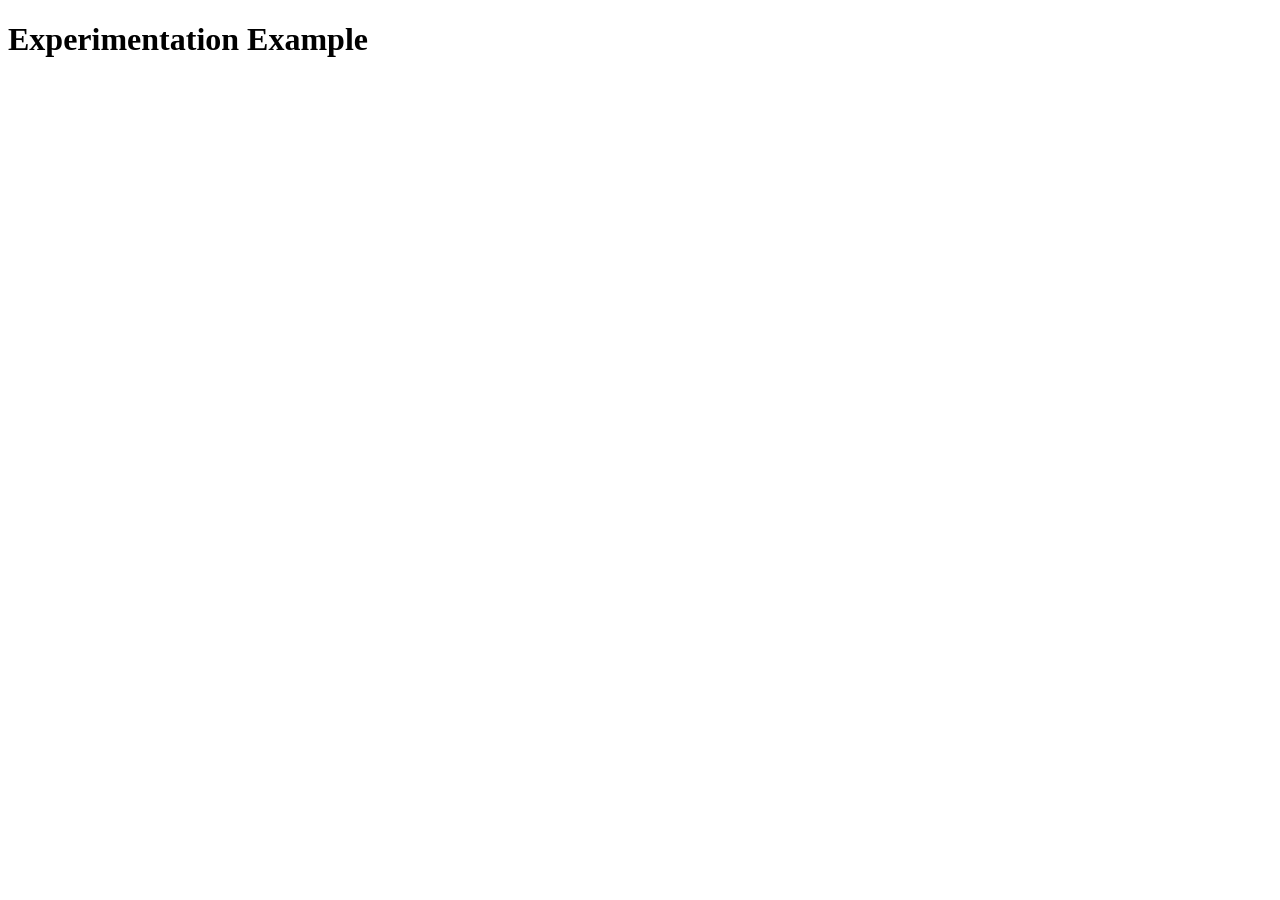
<file: experimentation/index.html>
<!DOCTYPE html>
<html lang="en">
<head>
    <meta charset="UTF-8">
    <meta name="viewport" content="width=device-width, initial-scale=1.0">
    <title>Experimentation Example</title>
</head>
<body>

    <h1>Experimentation Example</h1>

    <script>
        var sentence = "the quick brown fox jumped over the lazy dog";
        var newSentence = "";
        var capitalize = true;
        for (var i=0; i<sentence.length; i++){
            if (capitalize){
                newSentence += sentence[i].toUpperCase();
                capitalize = false;
                } else {
                    if( sentence [i] === " "){
                    capitalize = true;
                    }
                    newSentence += sentence [i];
                }
            }
        
        console.log(newSentence);
    </script>
</body>
</html>
</file>
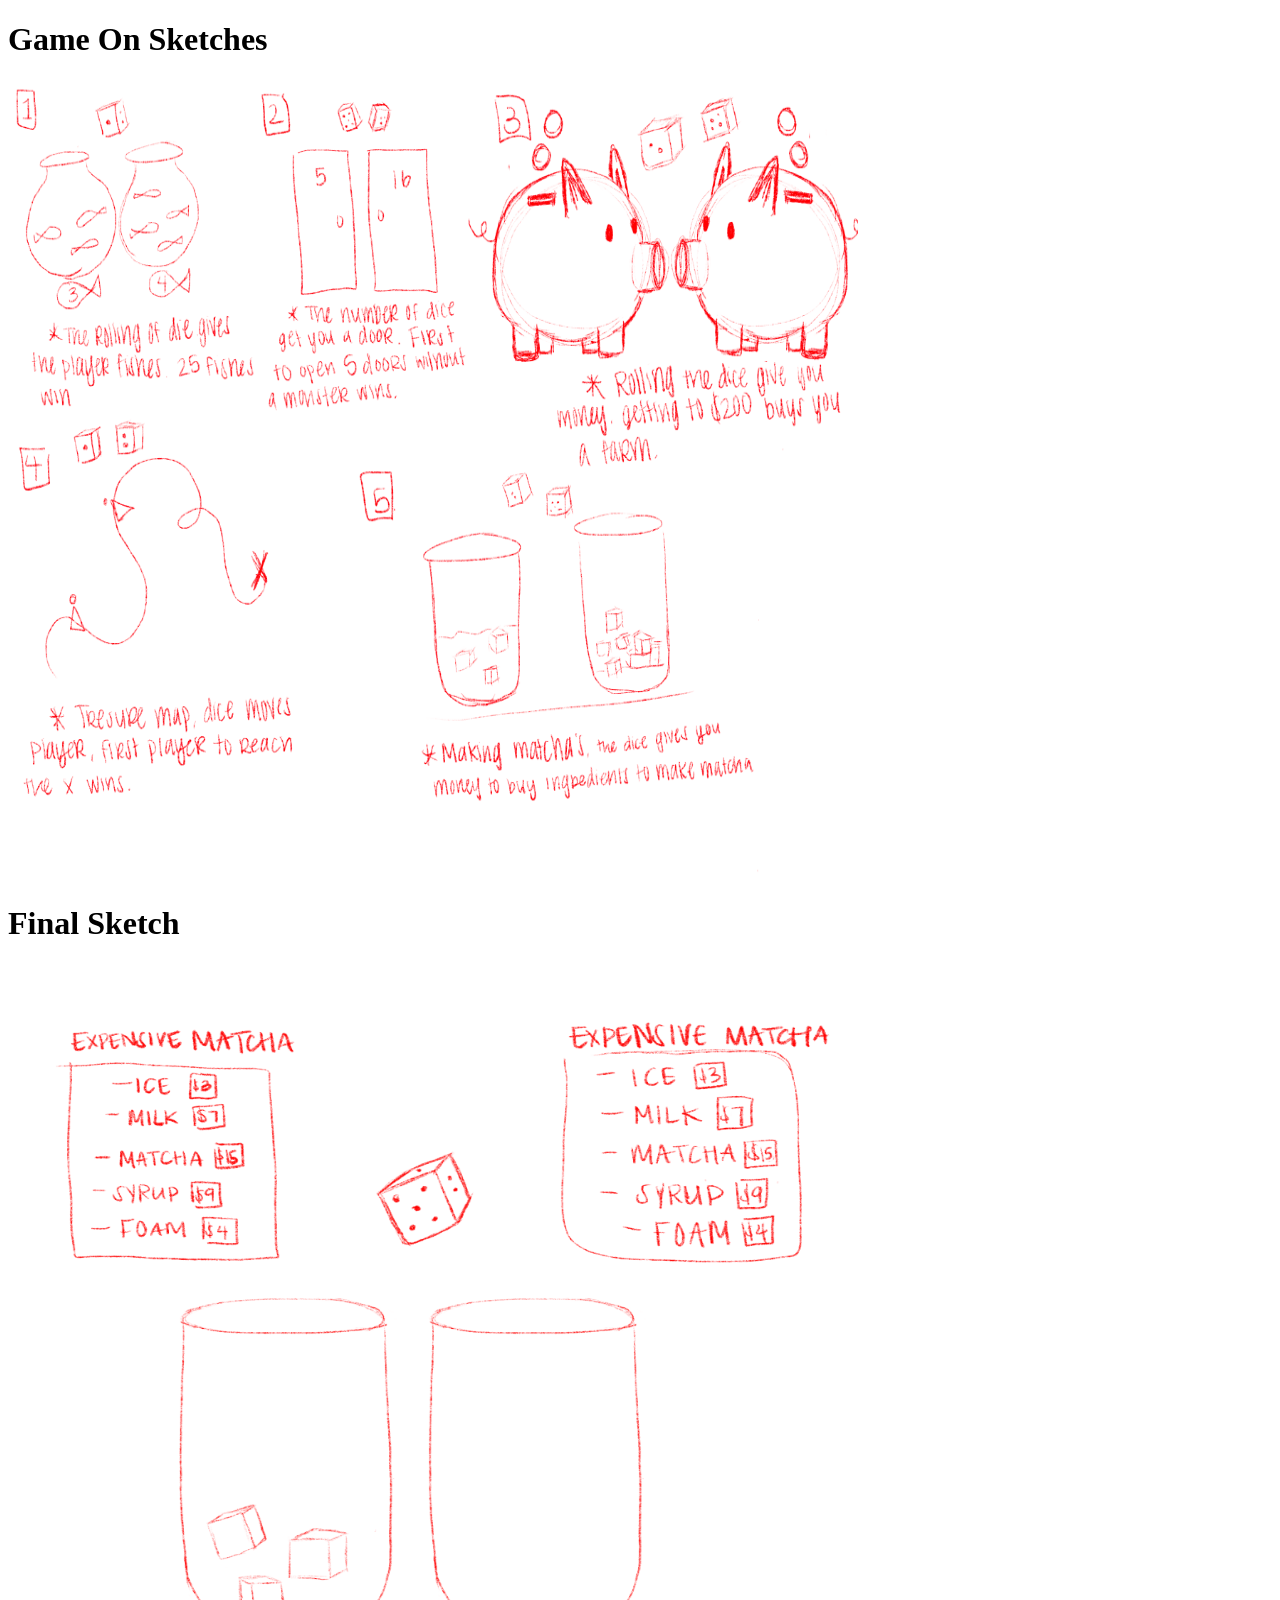
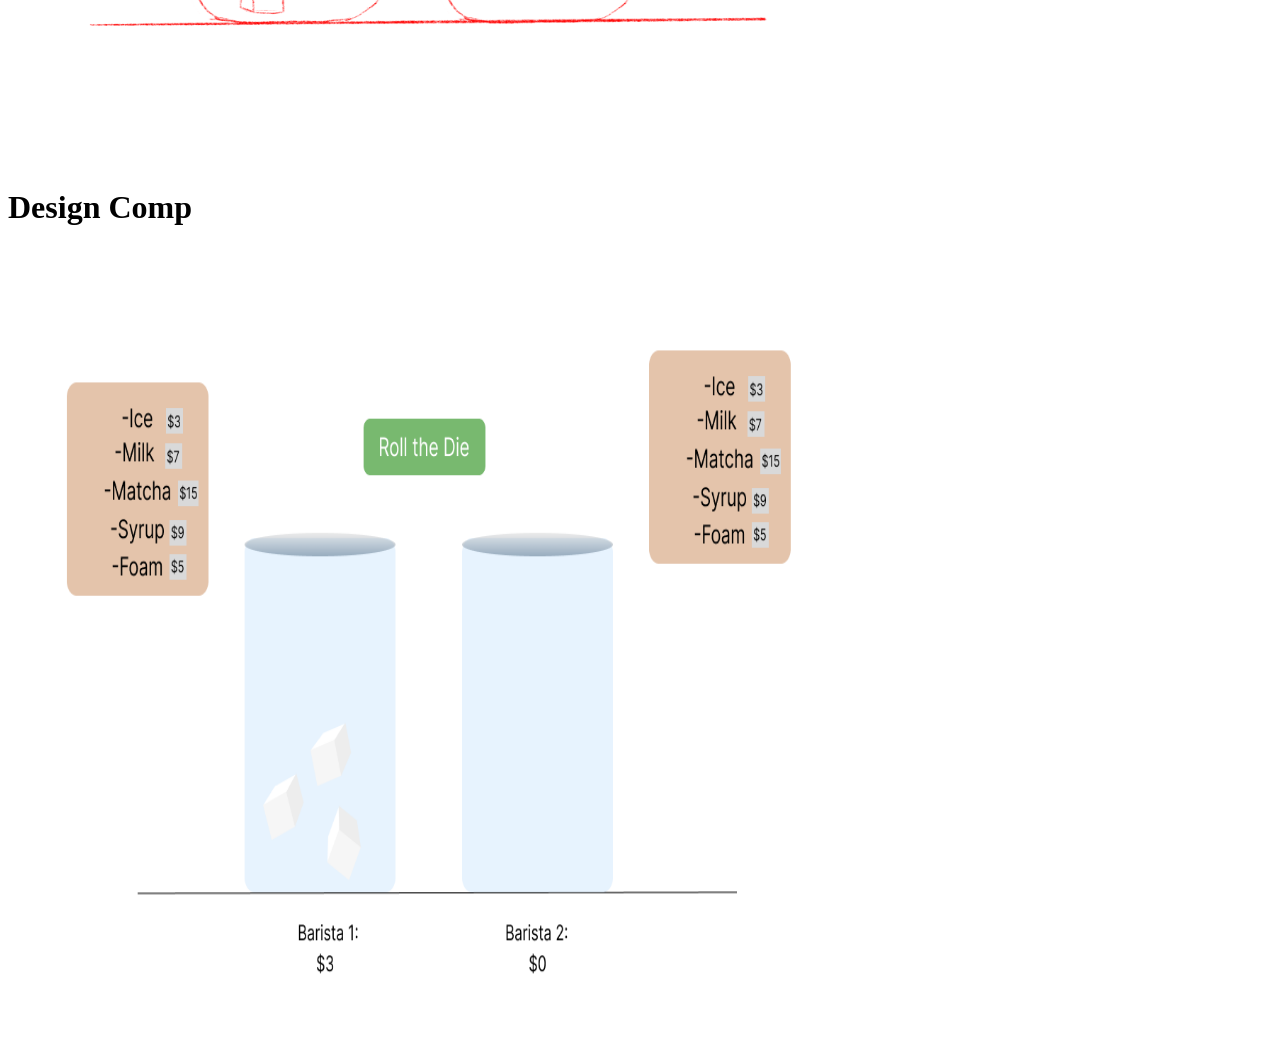
<file: game/index.html>
<!DOCTYPE html>
<html lang="en">
<head>
    <meta charset="UTF-8">
    <meta name="viewport" content="width=device-width, initial-scale=1.0">
    <link rel="stylesheet" href="style.css">
    <title>Game ON Sketches</title>
</head>
<body>
    <h1>Game On Sketches</h1>
    <img src="images/sketches.png">

    <h1>Final Sketch</h1>
    <img src="images/designsketch.PNG">

    <h1>Design Comp</h1>
    <img src ="images/designcomp.png">
</body>
</html>
</file>
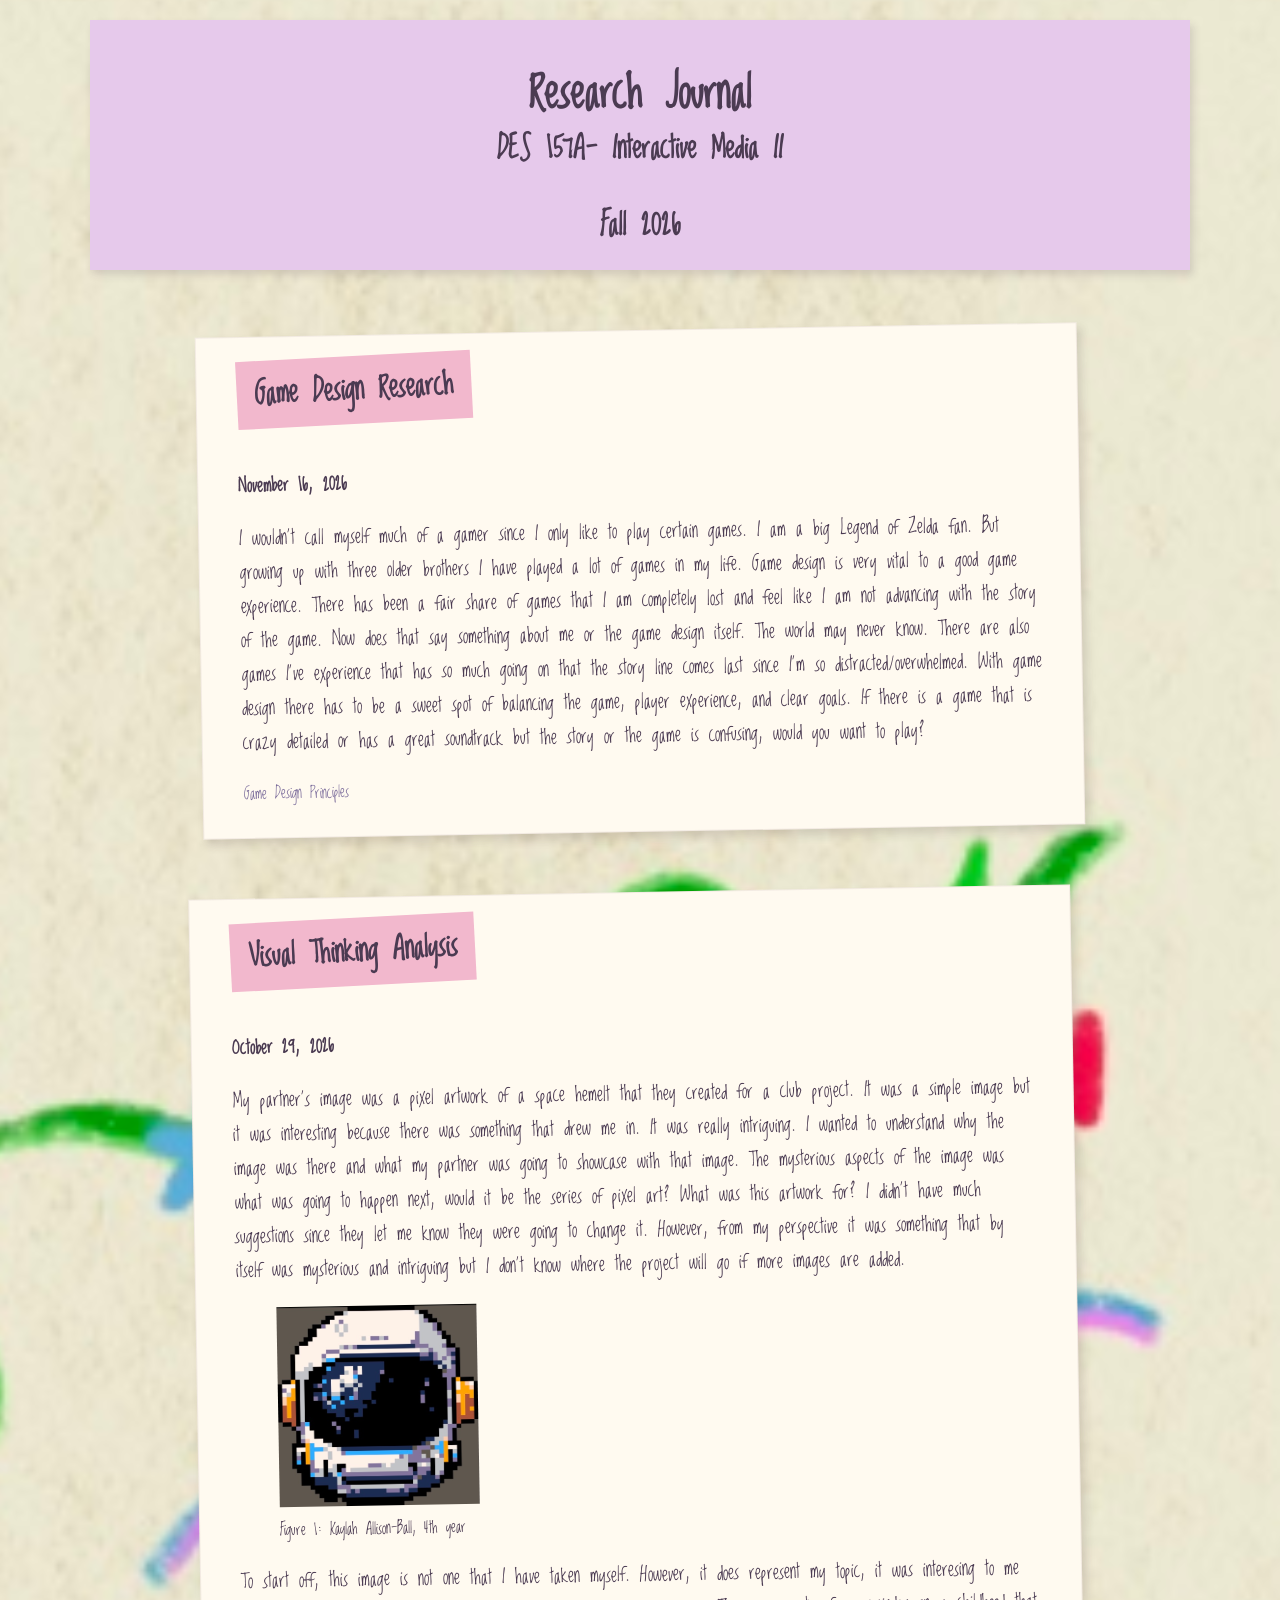
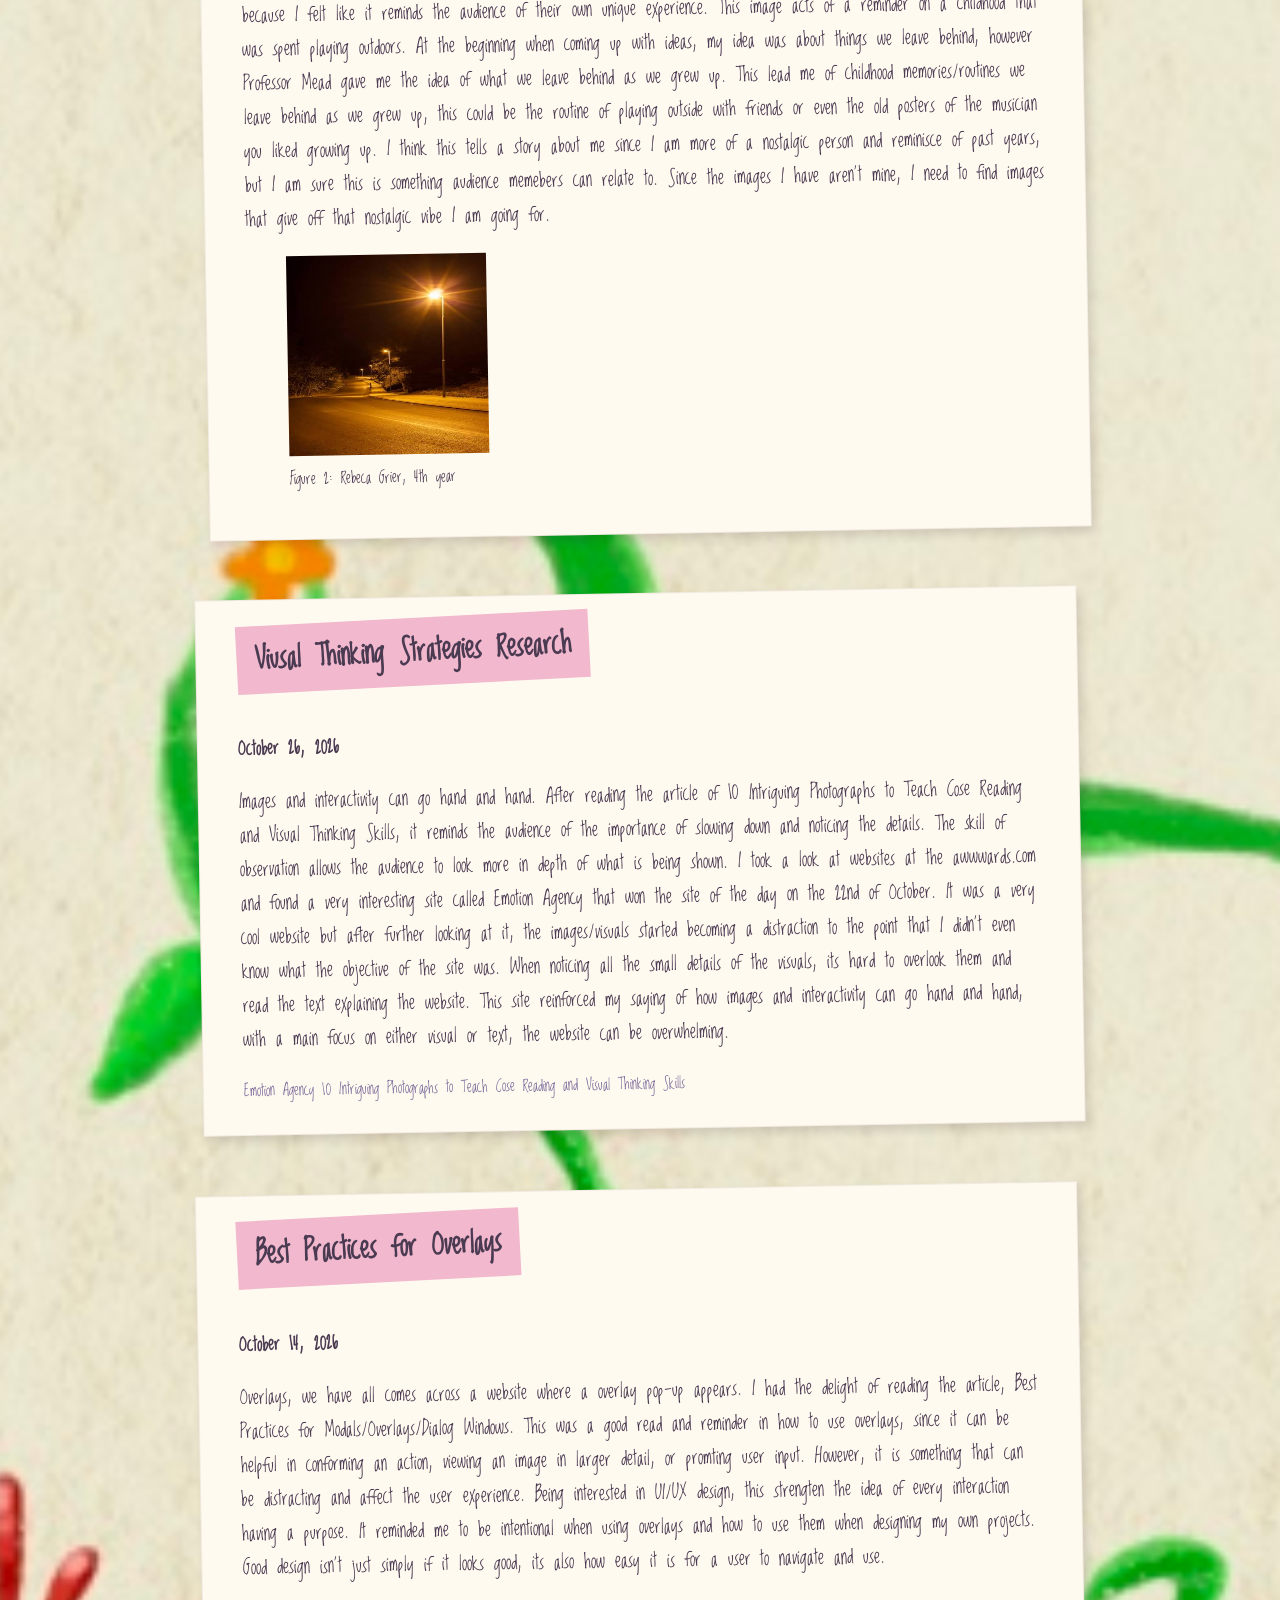
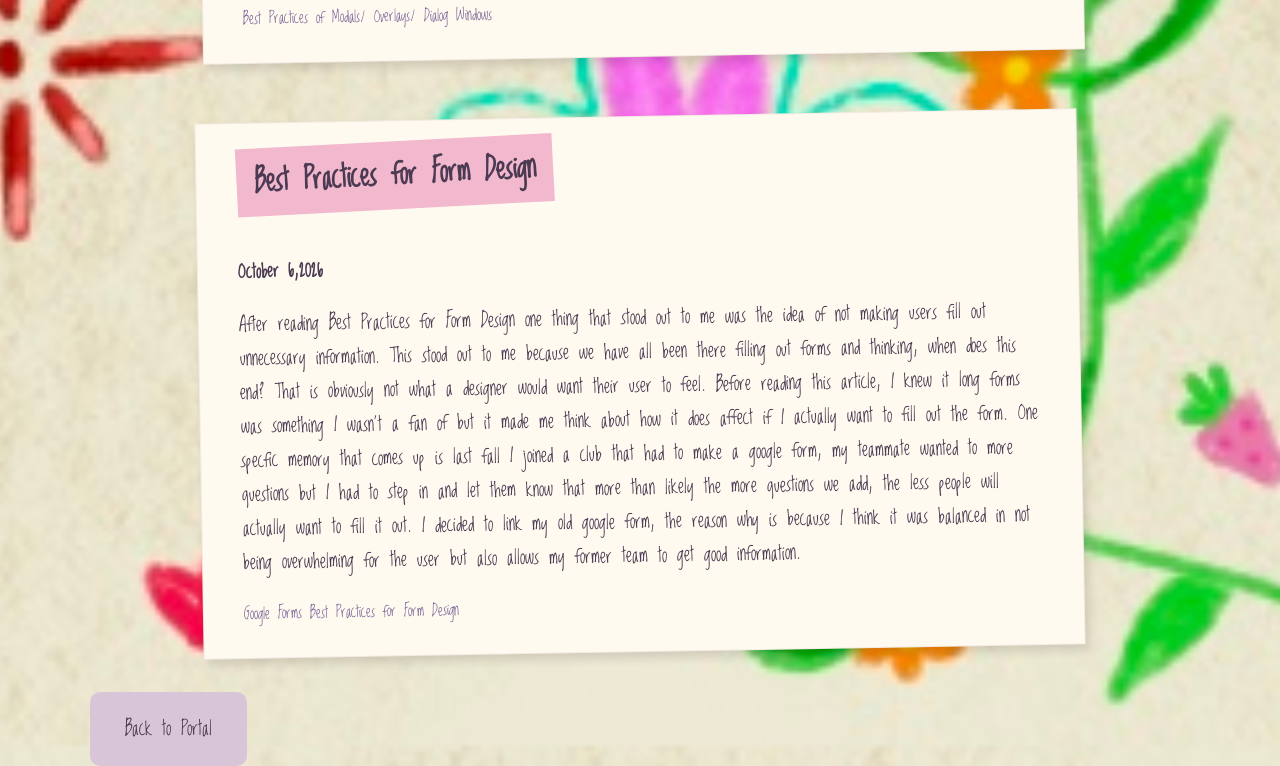
<file: journal/index.html>
<!DOCTYPE html>
<html lang="en">
<head>
    <meta charset="UTF-8">
    <meta name="viewport" content="width=device-width, initial-scale=1.0">
    <link rel="stylesheet" href="style.css">
   <!--  google fonts -->
    <link rel="preconnect" href="https://fonts.googleapis.com">
    <link rel="preconnect" href="https://fonts.gstatic.com" crossorigin>
    <link href="https://fonts.googleapis.com/css2?family=Lato:ital,wght@0,700;1,300&family=Loved+by+the+King&display=swap" rel="stylesheet">
    <title>Learning Journal</title>
</head>
<body>
    <main class="research-blog">
    <header class="journal-header">
        <h1 class="journal-title">Research Journal</h1>
        <h2>DES 157A- Interactive Media II</h2>
        <h2>Fall 2026</h2>

    </header>

     <article class ="blog5-entry">
        <h2 class="entry5-title">
            Game Design Research
        </h2>

        <h3>November 16, 2026</h3>
        <p>I wouldn't call myself much of a gamer since I only like to play certain games. I am a big Legend of Zelda fan. But growing up with three older brothers I have played a lot of games in my life. Game design is very vital to a good game experience. There has been a fair share of games that I am completely lost and feel like I am not advancing with the story of the game. Now does that say something about me or the game design itself. The world may never know. There are also games I've experience that has so much going on that the story line comes last since I'm so distracted/overwhelmed. With game design there has to be a sweet spot of balancing the game, player experience, and clear goals. If there is a game that is crazy detailed or has a great soundtrack but the story or the game is confusing, would you want to play? </p>

        <a href="https://www.juegostudio.com/blog/game-design-principles-every-game-designer-should-know">Game Design Principles</a>
        
    </article>

    <article class ="blog4-entry">
        <h2 class="entry4-title">
            Visual Thinking Analysis 
        </h2>

        <h3>October 29, 2026</h3>
        <p>My partner's image was a pixel artwork of a space hemelt that they created for a club project. It was a simple image but it was interesting because there was something that drew me in. It was really intriguing. I wanted to understand why the image was there and what my partner was going to showcase with that image. The mysterious aspects of the image was what was going to happen next, would it be the series of pixel art? What was this artwork for? I didn't have much suggestions since they let me know they were going to change it. However, from my perspective it was something that by itself was mysterious and intriguing but I don't know where the project will go if more images are added. </p>

        <figure>
            <img src ="images/helmet.jpg"></img> 
            <figcaption>Figure 1: Kaylah Allison-Ball, 4th year</figcaption>
        </figure>

        <p>To start off, this image is not one that I have taken myself. However, it does represent my topic, it was interesing to me because I felt like it reminds the audience of their own unique experience. This image acts of a reminder on a childhood that was spent playing outdoors. At the beginning when coming up with ideas, my idea was about things we leave behind, however Professor Mead gave me the idea of what we leave behind as we grew up. This lead me of childhood memories/routines we leave behind as we grew up, this could be the routine of playing outside with friends or even the old posters of the musician you liked growing up. I think this tells a story about me since I am more of a nostalgic person and reminisce of past years, but I am sure this is something audience memebers can relate to. Since the images I have aren't mine, I need to find images that give off that nostalgic vibe I am going for.  </p>

        <figure>
            <img src ="images/street_lamp.jpeg"></img> 
            <figcaption>Figure 2: Rebeca Grier, 4th year</figcaption>
        </figure>


        

    </article>

    <article class ="blog3-entry">
        <h2 class="entry3-title">
            Viusal Thinking Strategies Research
        </h2>

        <h3>October 26, 2026</h3>
        <p>Images and interactivity can go hand and hand. After reading the article of 10 Intriguing Photographs to Teach Cose Reading and Visual Thinking Skills, it reminds the audience of the importance of slowing down and noticing the details. The skill of observation allows the audience to look more in depth of what is being shown. I took a look at websites at the awwwards.com and found a very interesting site called Emotion Agency that won the site of the day on the 22nd of October. It was a very cool website but after further looking at it, the images/visuals started becoming a distraction to the point that I didn't even know what the objective of the site was. When noticing all the small details of the visuals, its hard to overlook them and read the text explaining the website. This site reinforced my saying of how images and interactivity can go hand and hand, with a main focus on either visual or text, the website can be overwhelming. </p>

        <a href="https://emotion-agency.com/projects">Emotion Agency</a>
        <a href="https://archive.nytimes.com/learning.blogs.nytimes.com/2015/02/27/10-intriguing-photographs-to-teach-close-reading-and-visual-thinking-skills/">10 Intriguing Photographs to Teach Cose Reading and Visual Thinking Skills</a>
        

    </article>

    <article class ="blog2-entry">
        <h2 class="entry2-title">
            Best Practices for Overlays
        </h2>

        <h3>October 14, 2026</h3>
        <p>Overlays, we have all comes across a website where a overlay pop-up appears. I had the delight of reading the article, Best Practices for Modals/Overlays/Dialog Windows. This was a good read and reminder in how to use overlays, since it can be helpful in conforming an action, viewing an image in larger detail, or promting user input. However, it is something that can be distracting and affect the user experience. Being interested in UI/UX design, this strengten the idea of every interaction having a purpose. It reminded me to be intentional when using overlays and how to use them when designing my own projects. Good design isn't just simply if it looks good, its also how easy it is for a user to navigate and use. </p>

        <a href="https://uxplanet.org/best-practices-for-modals-overlays-dialog-windows-c00c66cddd8c">Best Practices of Modals/ Overlays/ Dialog Windows</a>
        

    </article>


    <article class="blog-entry">
        <h2 class="entry-title">
            Best Practices for Form Design
        </h2>

        <h3>October 6,2026</h3>
        <p>After reading Best Practices for Form Design one thing that stood out to me was the idea of not making users fill out unnecessary information. This stood out to me because we have all been there filling out forms and thinking, when does this end? That is obviously not what a designer would want their user to feel. Before reading this article, I knew it long forms was something I wasn't a fan of but it made me think about how it does affect if I actually want to fill out the form. One specfic memory that comes up is last fall I joined a club that had to make a google form, my teammate wanted to more questions but I had to step in and let them know that more than likely the more questions we add, the less people will actually want to fill it out. I decided to link my old google form, the reason why is because I think it was balanced in not being overwhelming for the user but also allows my former team to get good information.  </p>
        <a href="https://forms.gle/BGiCybpvxktkE9fo8">Google Forms</a>
        <a href="https://uxdesign.cc/best-practices-for-form-design-ff5de6ca8e5f">Best Practices for Form Design</a>

    </article>
    <a class="button" href="../index.html">Back to Portal</a>

    </main>
</body>
</html>
</file>
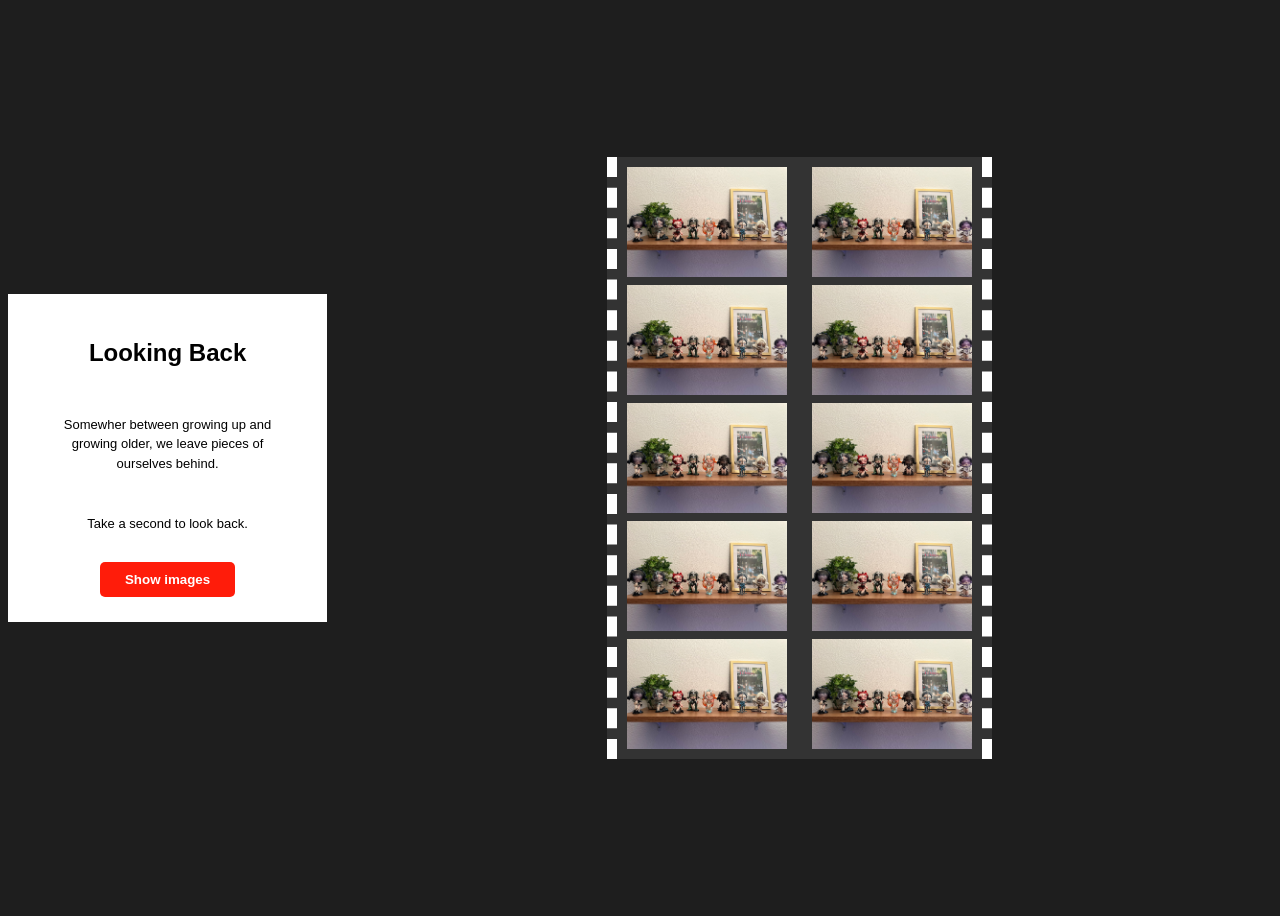
<file: everypicture/version-1/index.html>
<!DOCTYPE html>
<html lang="en">
<head>
    <meta charset="UTF-8">
    <meta name="viewport" content="width=device-width, initial-scale=1.0">
    <link rel="stylesheet" href="style.css"> 
    <title>Looking Back</title>

</head>
<body>
    <section id="intro" class="screen">
        <div class="container">
            <h1>Looking Back</h1>

            <p>Somewher between growing up and growing older, we leave pieces of ourselves behind.</p>
            <p>Take a second to look back.</p>

            <button>Show images</button>
        </div>

        <section id="memories" class="screen">

            <div class="film-strip">

                <div class="column">
                    <img src="images/hobbiescopy.jpg" alt="placeholder img"> 
                    <img src="images/hobbiescopy.jpg" alt="placeholder img"> 
                    <img src="images/hobbiescopy.jpg" alt="placeholder img"> 
                    <img src="images/hobbiescopy.jpg" alt="placeholder img"> 
                    <img src="images/hobbiescopy.jpg" alt="placeholder img"> 
                </div>

                <div class="column">
                    <img src="images/hobbiescopy.jpg" alt="placeholder img"> 
                    <img src="images/hobbiescopy.jpg" alt="placeholder img"> 
                    <img src="images/hobbiescopy.jpg" alt="placeholder img"> 
                    <img src="images/hobbiescopy.jpg" alt="placeholder img"> 
                    <img src="images/hobbiescopy.jpg" alt="placeholder img"> 
                </div>
            </div>
        </section>

    </section>


</body>
</html>
</file>
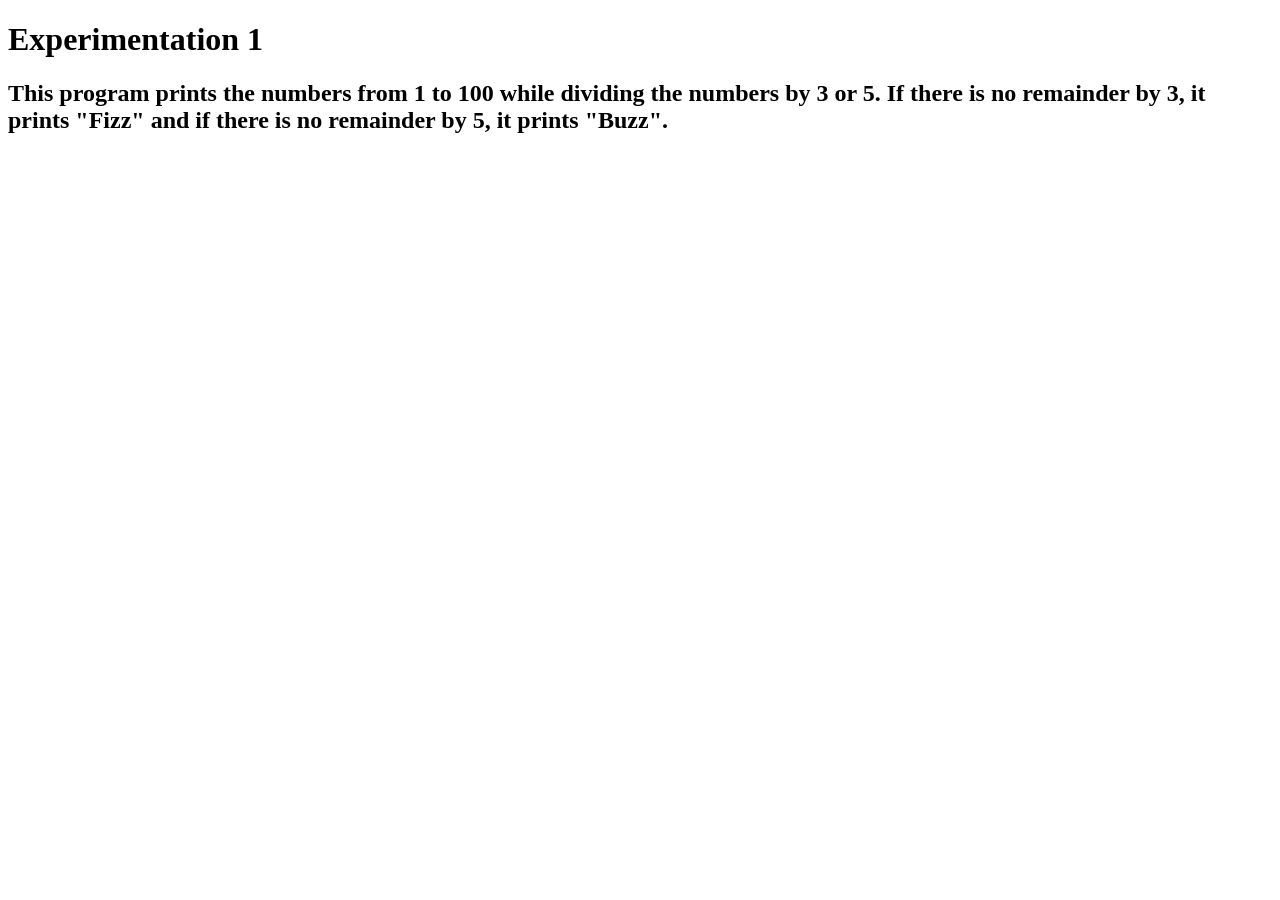
<file: experimentation/exp1.html>
<!DOCTYPE html>
<html lang="en">
<head>
    <meta charset="UTF-8">
    <meta name="viewport" content="width=device-width, initial-scale=1.0">
    <title>Buzz and Fizz</title>
</head>
<body>
    <h1>Experimentation 1</h1>

    <h2>This program prints the numbers from 1 to 100 while dividing the numbers by 3 or 5. If there is no remainder by 3, it prints "Fizz" and if there is no remainder by 5, it prints "Buzz".</h2>
    <script>
        /* loop */
        for(var i = 1; i <= 100; i++) {
            /* sequence */
            /* selection */
            if (i % 3 == 0) {
                console.log("Fizz")
            }
            else if (i % 5 == 0){
                console.log("Buzz")
            }
            else {
                console.log(i)
            }
        }


    </script>
</body>
</html>
</file>
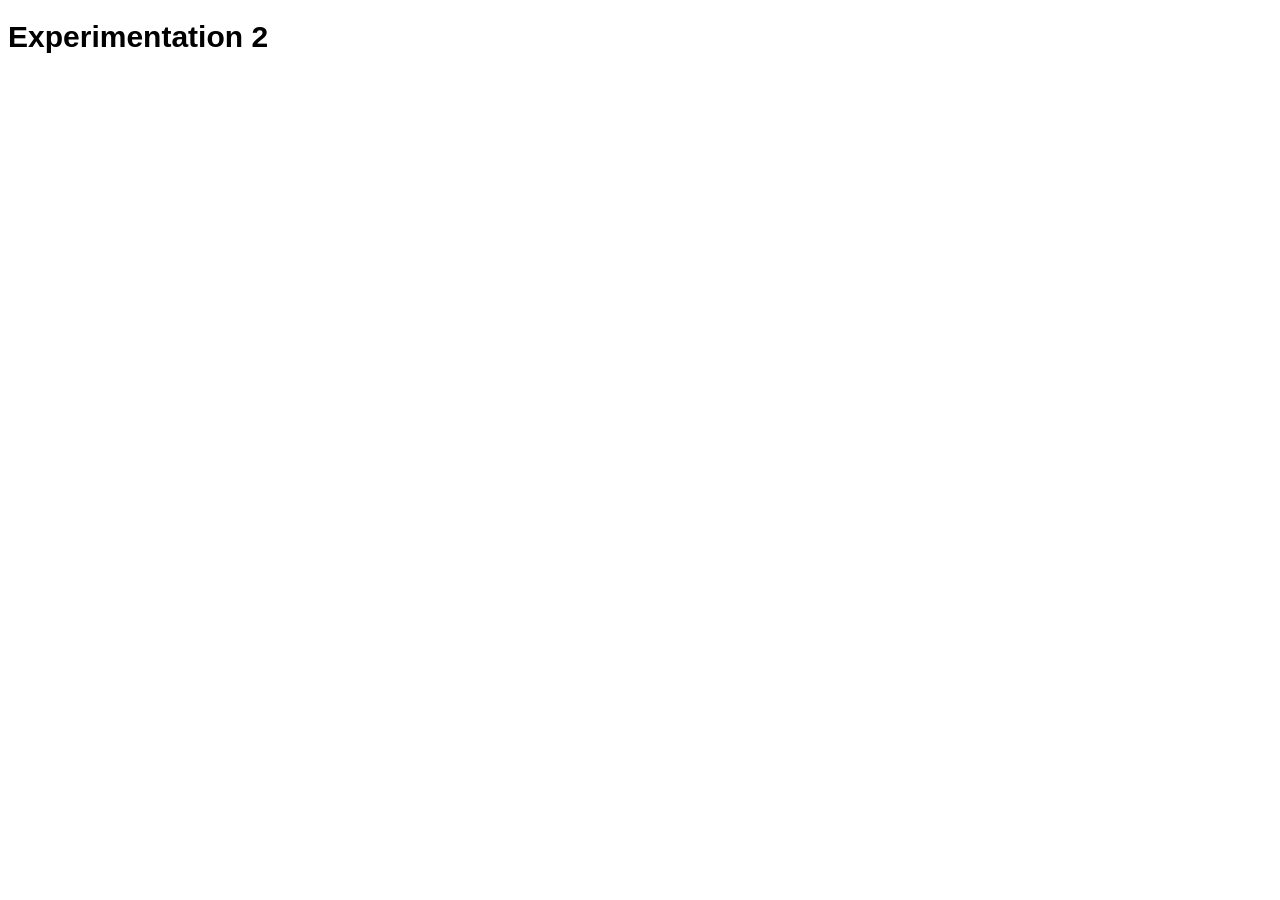
<file: experimentation/exp2.html>
<!DOCTYPE html>
<html lang="en">
<head>
    <meta charset="UTF-8">
    <meta name="viewport" content="width=device-width, initial-scale=1.0">
    <title>Pick a Color</title>
    
</head>
<body>

    <h1 style = "font-family:'Segoe UI', Tahoma, Geneva, Verdana, sans-serif; font-size: 30px;" > Experimentation 2</h1>

    <script>

    /* this program prompts the user to choose their favorite color. I included 7 common colors as a list, if the user chooses a color from this list, the loop will go through the list and choose the color that was the prompted. */

        var colors = ['red', 'blue', 'green', 'purple', 'pink', 'yellow', 'orange']

        var colorSelection = prompt ('Select your favorite color!')

        var colorSelected = ""

        function backgroundColor() {
             for (i = 0; i < colors.length; i++) {
                if (colorSelection == colors[i]) {
                colorSelected = colorSelection;
                }
                else {
                    console.log("You pick a color that is not on my list ;(");
                }
            } 
            return document.querySelector("body").style.backgroundColor = colorSelected;
        }

        backgroundColor()
    </script>
    
</body>
</html>
</file>
<file: game/style.css>
img {
    width:850px;
    height: 800px;

}
</file>
<file: journal/style.css>
body {
    margin: 0;
    padding: 0;
    background-image: url(../images/portal-image.jpg);
    background-position: center;
    background-size: cover;
    min-height: 100vh;
    font-family: "Loved by the King", cursive;
    color: #4b3b52;
}

.research-blog {
    width: 1100px;
    margin: 0 auto;
} 

.journal-header {
    width: 1100px;
    height: 250px;
    background-color: #e6c9eb;
    margin: 20px auto 0;
    position: relative;
    box-shadow: 3px 5px 8px rgba(60, 40, 70, 0.15);
    text-align: center;

}

.journal-title {
    font-family: "Loved by the King", cursive;
    text-align: center;
    position: relative;
}

h1  {
    font-size: 45px;
    margin: 0;
    top: 35px;
}

h2 {
    font-size: 30px;
}

p {
   font-size: 20px;
}

.blog-entry {
    background-color: #fffaf0;
    width: 800px;
    margin: 60px auto;
    padding: 30px 40px;
    box-shadow: 4px 6px 10px rgba(60, 40, 50, 0.15);
    border: 1px solid rgba(100, 70, 80, 0.08);
    transform: rotate(-1deg);
}

.blog2-entry {
    background-color: #fffaf0;
    width: 800px;
    margin: 60px auto;
    padding: 30px 40px;
    box-shadow: 4px 6px 10px rgba(60, 40, 50, 0.15);
    border: 1px solid rgba(100, 70, 80, 0.08);
    transform: rotate(-1deg);
}

.blog3-entry {
    background-color: #fffaf0;
    width: 800px;
    margin: 60px auto;
    padding: 30px 40px;
    box-shadow: 4px 6px 10px rgba(60, 40, 50, 0.15);
    border: 1px solid rgba(100, 70, 80, 0.08);
    transform: rotate(-1deg);
}

.blog4-entry {
    background-color: #fffaf0;
    width: 800px;
    margin: 60px auto;
    padding: 30px 40px;
    box-shadow: 4px 6px 10px rgba(60, 40, 50, 0.15);
    border: 1px solid rgba(100, 70, 80, 0.08);
    transform: rotate(-1deg);
}

.blog5-entry {
    background-color: #fffaf0;
    width: 800px;
    margin: 60px auto;
    padding: 30px 40px;
    box-shadow: 4px 6px 10px rgba(60, 40, 50, 0.15);
    border: 1px solid rgba(100, 70, 80, 0.08);
    transform: rotate(-1deg);
}

.entry-title {
    display: inline-block;
    background-color: #f2b8cd;
    padding: 8px 18px;
    font-family: "Loved by the King", cursive;
    font-size: 30px;
    transform: rotate(-2deg);
    margin-top: -10px;

}

.entry2-title {
    display: inline-block;
    background-color: #f2b8cd;
    padding: 8px 18px;
    font-family: "Loved by the King", cursive;
    font-size: 30px;
    transform: rotate(-2deg);
    margin-top: -10px;

}

.entry3-title {
    display: inline-block;
    background-color: #f2b8cd;
    padding: 8px 18px;
    font-family: "Loved by the King", cursive;
    font-size: 30px;
    transform: rotate(-2deg);
    margin-top: -10px;

}

.entry4-title {
    display: inline-block;
    background-color: #f2b8cd;
    padding: 8px 18px;
    font-family: "Loved by the King", cursive;
    font-size: 30px;
    transform: rotate(-2deg);
    margin-top: -10px;

}

.entry5-title {
    display: inline-block;
    background-color: #f2b8cd;
    padding: 8px 18px;
    font-family: "Loved by the King", cursive;
    font-size: 30px;
    transform: rotate(-2deg);
    margin-top: -10px;

}

.button {
    text-decoration: none;
    color: #4b3b52;
    border-radius: 10px;
    background-color: #d8c6d8;
    padding: 20px 35px;
    font-size: 20px;
   

}

a {
    text-decoration: none;
    color: #7a6b9a;
}

img {
    width: 200px;
    height: 200px;
}
</file>
<file: everypicture/version-1/style.css>
body {
    background-color: #1e1e1e;
    font-family: Arial, "Helvetica Neue", Helvetica, sans-serif;
}

.screen {
    width: 100%;
    min-height: 100vh;
    display: flex;
    justify-content: center;
    align-items: center;
}

.container {
    background-color: white;
    width: 360px;
    min-height: 260px;
    padding: 25px;
    text-align: center;
    display: flex;
    flex-direction: column;
    align-items: center;
    justify-content: center;
    gap: 15px;
}

h1 {
    font-size: 24px;
}

p {
    font-size: 13px;
    line-height: 1.5;
    max-width: 250px;
}

button {
    background-color: #ff1c0a;
    color: white;
    border: none;
    border-radius: 5px;
    padding: 10px 25px;
    font-weight: bold;
}

button:hover {
    background-color: #b41004;
}
/* #memories {
    display: none;
} */

.film-strip {
    display: flex;
    gap: 25px;
    background-color: #333;
    padding: 10px;
    border-left: 10px dashed white;
    border-right: 10px dashed white;
}

.column {
    display: flex;
    flex-direction: column;
    gap: 8px;
}

img {
    height: 110px;
    width: 160px;
    object-fit: cover;
}
</file>
